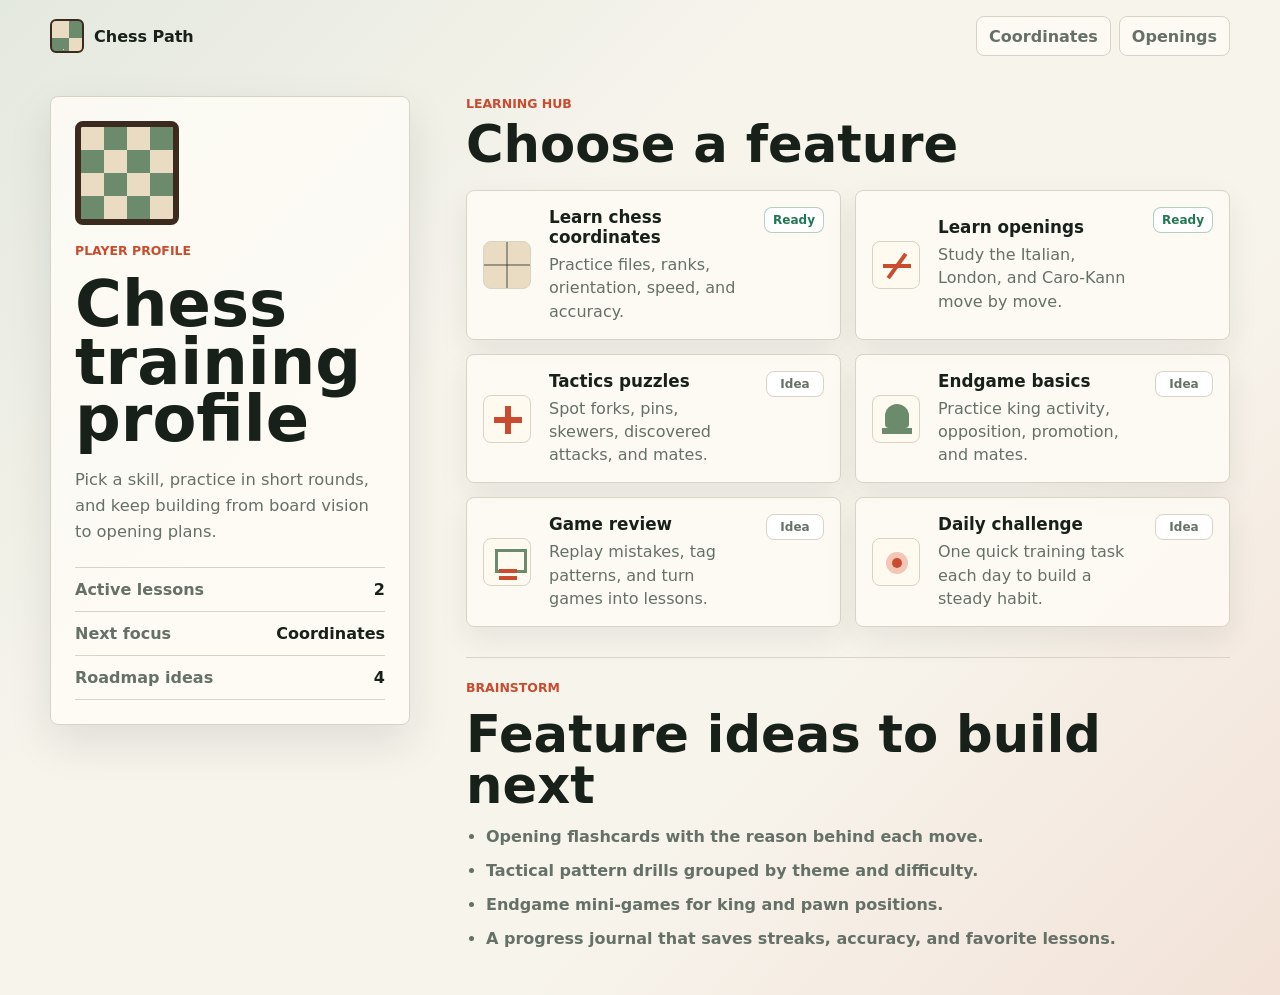
<file: index.html>
<!doctype html>
<html lang="en">
  <head>
    <meta charset="utf-8">
    <meta name="viewport" content="width=device-width, initial-scale=1">
    <title>Chess Learning Profile</title>
    <link rel="stylesheet" href="styles.css">
  </head>
  <body>
    <header class="top-nav" aria-label="Main navigation">
      <a class="brand" href="index.html" aria-label="Chess Path home">
        <span class="brand-mark" aria-hidden="true"></span>
        <span>Chess Path</span>
      </a>
      <nav class="nav-links" aria-label="Lessons">
        <a href="coordinates.html">Coordinates</a>
        <a href="openings.html">Openings</a>
      </nav>
    </header>

    <main class="profile-shell">
      <section class="profile-layout" aria-labelledby="profile-title">
        <aside class="profile-panel">
          <div class="avatar-board" aria-hidden="true">
            <span></span><span></span><span></span><span></span>
            <span></span><span></span><span></span><span></span>
            <span></span><span></span><span></span><span></span>
            <span></span><span></span><span></span><span></span>
          </div>
          <p class="eyebrow">Player Profile</p>
          <h1 id="profile-title">Chess training profile</h1>
          <p class="prompt-copy">
            Pick a skill, practice in short rounds, and keep building from board vision to opening plans.
          </p>

          <dl class="profile-stats" aria-label="Profile overview">
            <div>
              <dt>Active lessons</dt>
              <dd>2</dd>
            </div>
            <div>
              <dt>Next focus</dt>
              <dd>Coordinates</dd>
            </div>
            <div>
              <dt>Roadmap ideas</dt>
              <dd>4</dd>
            </div>
          </dl>
        </aside>

        <section class="feature-area" aria-labelledby="feature-title">
          <div class="section-heading">
            <p class="eyebrow">Learning Hub</p>
            <h2 id="feature-title">Choose a feature</h2>
          </div>

          <div class="feature-grid">
            <a class="feature-card ready" href="coordinates.html">
              <span class="feature-icon grid-icon" aria-hidden="true"></span>
              <span class="feature-copy">
                <strong>Learn chess coordinates</strong>
                <span>Practice files, ranks, orientation, speed, and accuracy.</span>
              </span>
              <span class="feature-status">Ready</span>
            </a>

            <a class="feature-card ready" href="openings.html">
              <span class="feature-icon opening-icon" aria-hidden="true"></span>
              <span class="feature-copy">
                <strong>Learn openings</strong>
                <span>Study the Italian, London, and Caro-Kann move by move.</span>
              </span>
              <span class="feature-status">Ready</span>
            </a>

            <a class="feature-card idea" href="#future-features">
              <span class="feature-icon tactics-icon" aria-hidden="true"></span>
              <span class="feature-copy">
                <strong>Tactics puzzles</strong>
                <span>Spot forks, pins, skewers, discovered attacks, and mates.</span>
              </span>
              <span class="feature-status">Idea</span>
            </a>

            <a class="feature-card idea" href="#future-features">
              <span class="feature-icon endgame-icon" aria-hidden="true"></span>
              <span class="feature-copy">
                <strong>Endgame basics</strong>
                <span>Practice king activity, opposition, promotion, and mates.</span>
              </span>
              <span class="feature-status">Idea</span>
            </a>

            <a class="feature-card idea" href="#future-features">
              <span class="feature-icon review-icon" aria-hidden="true"></span>
              <span class="feature-copy">
                <strong>Game review</strong>
                <span>Replay mistakes, tag patterns, and turn games into lessons.</span>
              </span>
              <span class="feature-status">Idea</span>
            </a>

            <a class="feature-card idea" href="#future-features">
              <span class="feature-icon challenge-icon" aria-hidden="true"></span>
              <span class="feature-copy">
                <strong>Daily challenge</strong>
                <span>One quick training task each day to build a steady habit.</span>
              </span>
              <span class="feature-status">Idea</span>
            </a>
          </div>

          <section id="future-features" class="future-panel" aria-labelledby="future-title">
            <p class="eyebrow">Brainstorm</p>
            <h2 id="future-title">Feature ideas to build next</h2>
            <ul class="idea-list">
              <li>Opening flashcards with the reason behind each move.</li>
              <li>Tactical pattern drills grouped by theme and difficulty.</li>
              <li>Endgame mini-games for king and pawn positions.</li>
              <li>A progress journal that saves streaks, accuracy, and favorite lessons.</li>
            </ul>
          </section>
        </section>
      </section>
    </main>
  </body>
</html>
</file>
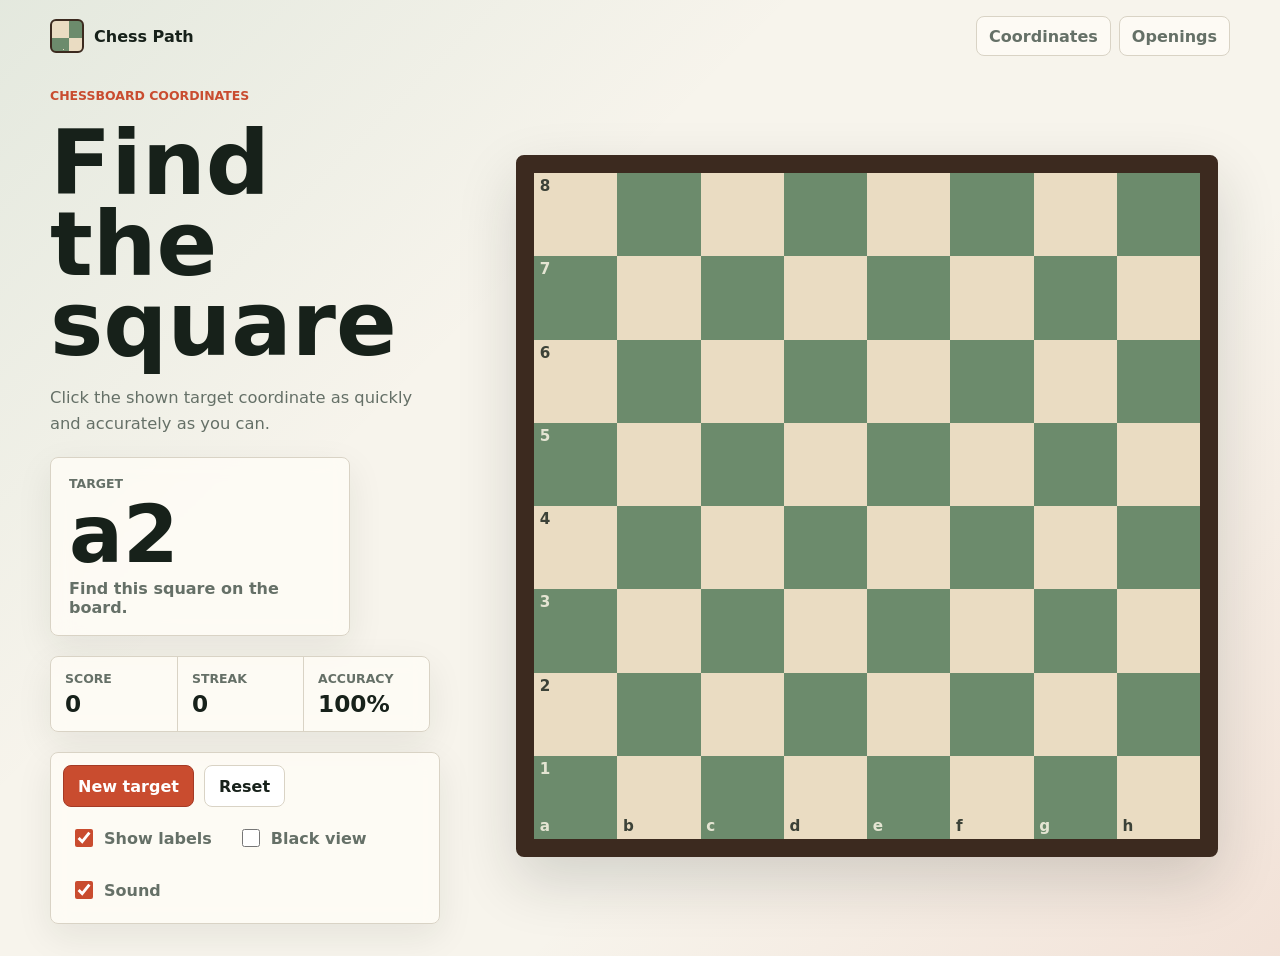
<file: coordinates.html>
<!doctype html>
<html lang="en">
  <head>
    <meta charset="utf-8">
    <meta name="viewport" content="width=device-width, initial-scale=1">
    <title>Learn Chess Coordinates</title>
    <link rel="stylesheet" href="styles.css">
  </head>
  <body class="has-nav">
    <header class="top-nav" aria-label="Main navigation">
      <a class="brand" href="index.html" aria-label="Chess Path home">
        <span class="brand-mark" aria-hidden="true"></span>
        <span>Chess Path</span>
      </a>
      <nav class="nav-links" aria-label="Lessons">
        <a href="coordinates.html">Coordinates</a>
        <a href="openings.html">Openings</a>
      </nav>
    </header>

    <main class="app-shell">
      <section class="trainer" aria-labelledby="app-title">
        <div class="lesson-panel">
          <p class="eyebrow">Chessboard Coordinates</p>
          <h1 id="app-title">Find the square</h1>
          <p class="prompt-copy">
            Click the shown target coordinate as quickly and accurately as you can.
          </p>

          <div class="target-card" aria-live="polite">
            <span class="target-label">Target</span>
            <strong id="target-square">e4</strong>
            <span id="feedback" class="feedback">Ready when you are.</span>
          </div>

          <div class="stats-grid" aria-label="Training progress">
            <div>
              <span>Score</span>
              <strong id="score">0</strong>
            </div>
            <div>
              <span>Streak</span>
              <strong id="streak">0</strong>
            </div>
            <div>
              <span>Accuracy</span>
              <strong id="accuracy">100%</strong>
            </div>
          </div>

          <div class="controls" aria-label="Trainer settings">
            <button id="new-target" type="button">New target</button>
            <button id="reset" class="secondary" type="button">Reset</button>
            <label class="toggle">
              <input id="show-labels" type="checkbox" checked>
              <span>Show labels</span>
            </label>
            <label class="toggle">
              <input id="flip-board" type="checkbox">
              <span>Black view</span>
            </label>
            <label class="toggle">
              <input id="sound-enabled" type="checkbox" checked>
              <span>Sound</span>
            </label>
          </div>
        </div>

        <div class="board-wrap" aria-label="Interactive chessboard coordinate trainer">
          <div id="board" class="board" role="grid" aria-label="Chessboard"></div>
        </div>
      </section>
    </main>

    <script src="app.js"></script>
  </body>
</html>
</file>
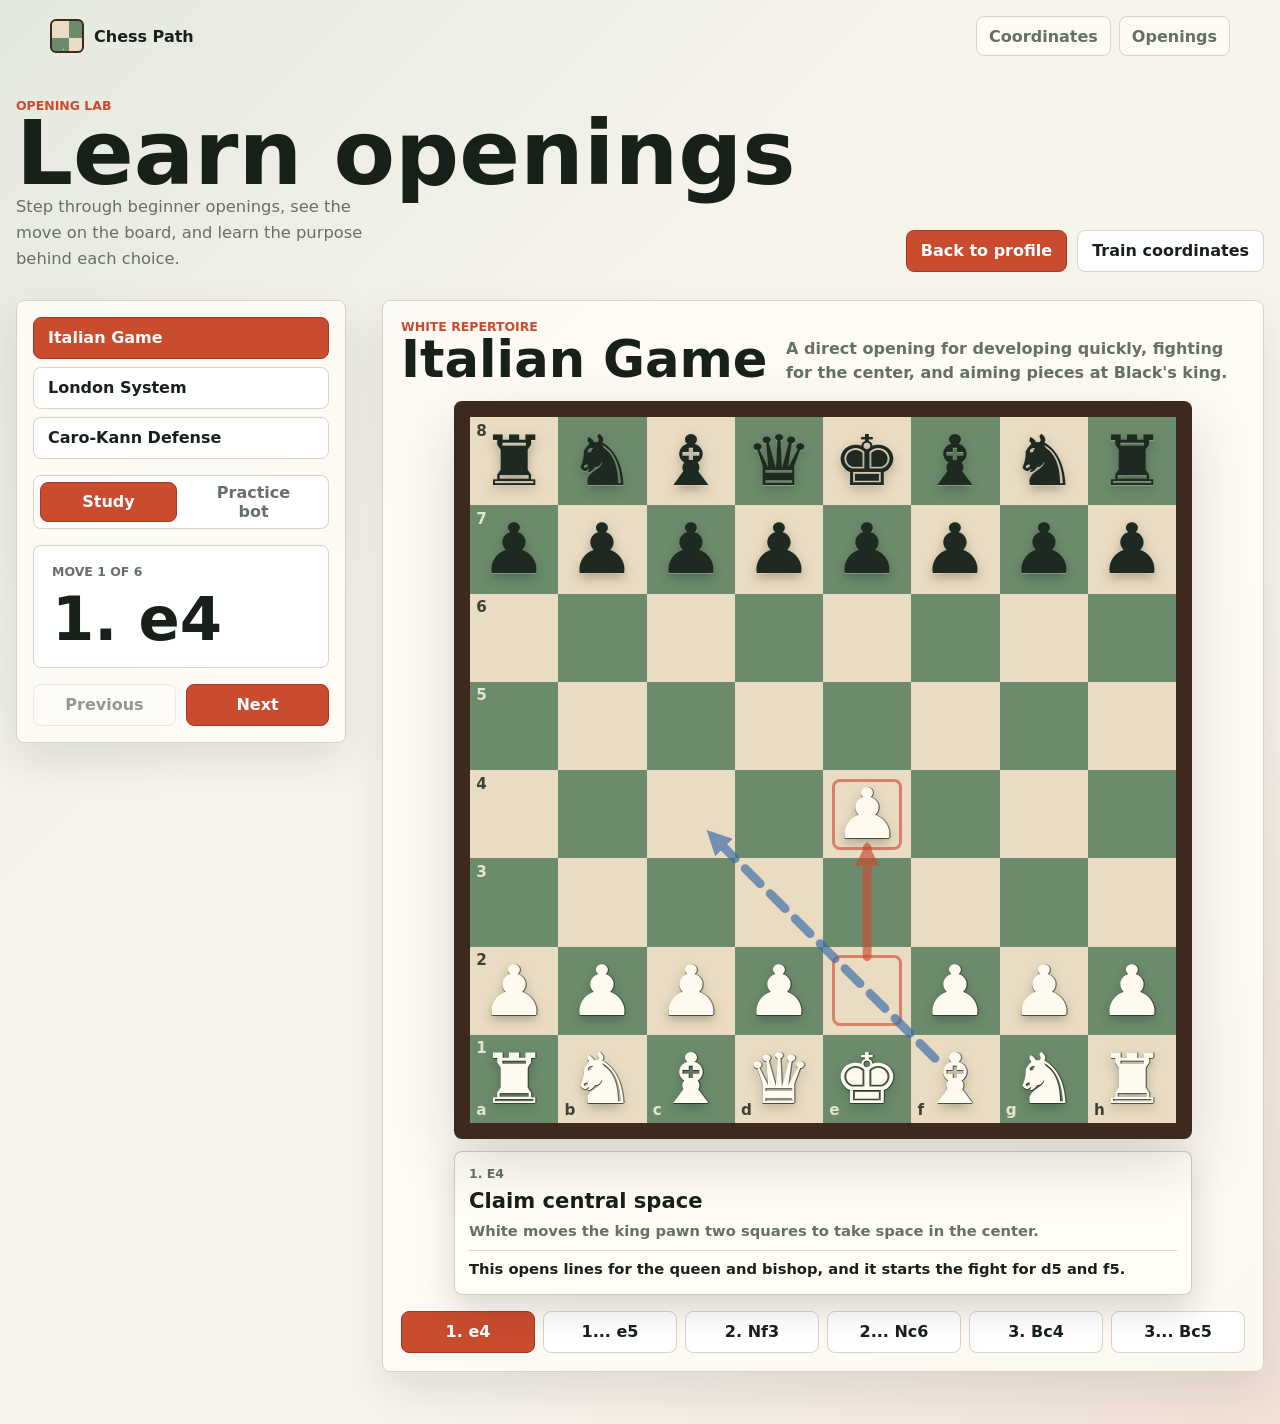
<file: openings.html>
<!doctype html>
<html lang="en">
  <head>
    <meta charset="utf-8">
    <meta name="viewport" content="width=device-width, initial-scale=1">
    <title>Learn Chess Openings</title>
    <link rel="stylesheet" href="styles.css">
  </head>
  <body class="has-nav">
    <header class="top-nav" aria-label="Main navigation">
      <a class="brand" href="index.html" aria-label="Chess Path home">
        <span class="brand-mark" aria-hidden="true"></span>
        <span>Chess Path</span>
      </a>
      <nav class="nav-links" aria-label="Lessons">
        <a href="coordinates.html">Coordinates</a>
        <a href="openings.html">Openings</a>
      </nav>
    </header>

    <main class="opening-shell">
      <section class="opening-hero" aria-labelledby="openings-title">
        <div>
          <p class="eyebrow">Opening Lab</p>
          <h1 id="openings-title">Learn openings</h1>
          <p class="prompt-copy">
            Step through beginner openings, see the move on the board, and learn the purpose behind each choice.
          </p>
        </div>
        <div class="page-actions" aria-label="Page actions">
          <a class="primary-link" href="index.html">Back to profile</a>
          <a class="secondary-link" href="coordinates.html">Train coordinates</a>
        </div>
      </section>

      <section class="opening-lab" aria-label="Interactive opening lesson">
        <div class="opening-sidebar">
          <div class="opening-tabs" id="opening-tabs" aria-label="Choose an opening"></div>

          <div class="mode-switch" aria-label="Opening mode">
            <button id="study-mode" class="mode-button" type="button" aria-pressed="true">Study</button>
            <button id="practice-mode" class="mode-button" type="button" aria-pressed="false">Practice bot</button>
          </div>

          <div class="opening-explainer" aria-live="polite">
            <span class="target-label" id="opening-move-counter">Move 1 of 1</span>
            <strong id="opening-move">1. e4</strong>
            <p id="practice-status" class="practice-status" hidden></p>
          </div>

          <div class="opening-controls" aria-label="Move controls">
            <button id="previous-move" class="secondary" type="button">Previous</button>
            <button id="next-move" type="button">Next</button>
            <button id="restart-practice" class="secondary" type="button" hidden>Restart practice</button>
          </div>
        </div>

        <div class="opening-board-panel">
          <div class="opening-heading">
            <div>
              <p class="eyebrow" id="opening-side">White repertoire</p>
              <h2 id="opening-name">Italian Game</h2>
            </div>
            <p id="opening-summary"></p>
          </div>

          <div class="opening-board-wrap">
            <div id="opening-board" class="opening-board" role="grid" aria-label="Opening demonstration board">
              <svg id="opening-arrows" class="opening-arrows" viewBox="0 0 100 100" aria-hidden="true"></svg>
            </div>
            <aside id="board-message" class="board-message" aria-live="polite">
              <span class="target-label" id="board-message-move">1. e4</span>
              <h2 id="opening-step-title">Control the center</h2>
              <p id="opening-step-text"></p>
              <p id="opening-motivation" class="motivation"></p>
            </aside>
          </div>

          <div id="move-list" class="move-list" aria-label="Opening moves"></div>
        </div>
      </section>
    </main>

    <script src="openings.js"></script>
  </body>
</html>
</file>
<file: styles.css>
:root {
  color-scheme: light;
  --ink: #17211a;
  --muted: #657067;
  --paper: #f7f4ec;
  --panel: #fffdf7;
  --line: #d9d3c5;
  --light-square: #eadcc2;
  --dark-square: #6c8b6c;
  --dark-square-hover: #5f7f61;
  --accent: #c94c2f;
  --accent-soft: #f3c6b5;
  --success: #227653;
  --error: #b53535;
  --shadow: 0 24px 60px rgba(23, 33, 26, 0.16);
}

* {
  box-sizing: border-box;
}

[hidden] {
  display: none !important;
}

a {
  color: inherit;
  text-decoration: none;
}

body {
  margin: 0;
  min-height: 100vh;
  font-family: Inter, ui-sans-serif, system-ui, -apple-system, BlinkMacSystemFont, "Segoe UI", sans-serif;
  color: var(--ink);
  background:
    linear-gradient(135deg, rgba(34, 118, 83, 0.09), transparent 36%),
    linear-gradient(315deg, rgba(201, 76, 47, 0.11), transparent 34%),
    var(--paper);
}

.top-nav {
  width: min(1180px, calc(100% - 32px));
  min-height: 72px;
  margin: 0 auto;
  display: flex;
  align-items: center;
  justify-content: space-between;
  gap: 16px;
}

.brand,
.nav-links a {
  min-height: 40px;
  display: inline-flex;
  align-items: center;
  border-radius: 8px;
  font-weight: 900;
}

.brand {
  gap: 10px;
}

.brand-mark {
  width: 34px;
  height: 34px;
  border: 2px solid #3c2a1f;
  border-radius: 6px;
  background:
    linear-gradient(45deg, var(--dark-square) 25%, transparent 25%),
    linear-gradient(-45deg, var(--dark-square) 25%, transparent 25%),
    linear-gradient(45deg, transparent 75%, var(--dark-square) 75%),
    linear-gradient(-45deg, transparent 75%, var(--dark-square) 75%),
    var(--light-square);
  background-position: 0 0, 0 17px, 17px -17px, -17px 0;
  background-size: 34px 34px;
}

.nav-links {
  display: flex;
  flex-wrap: wrap;
  justify-content: flex-end;
  gap: 8px;
}

.nav-links a {
  padding: 0 12px;
  border: 1px solid var(--line);
  color: var(--muted);
  background: rgba(255, 253, 247, 0.74);
}

.nav-links a:hover,
.nav-links a:focus-visible {
  color: var(--ink);
  border-color: var(--accent);
  outline: none;
}

button,
input {
  font: inherit;
}

.app-shell {
  width: min(1180px, calc(100% - 32px));
  min-height: 100vh;
  margin: 0 auto;
  display: grid;
  align-items: center;
  padding: 32px 0;
}

.has-nav .app-shell {
  min-height: calc(100vh - 72px);
  padding-top: 16px;
}

.profile-shell,
.detail-shell {
  width: min(1180px, calc(100% - 32px));
  margin: 0 auto;
}

.profile-shell {
  min-height: calc(100vh - 72px);
  display: grid;
  align-items: center;
  padding: 24px 0 44px;
}

.profile-layout {
  display: grid;
  grid-template-columns: minmax(280px, 360px) minmax(0, 1fr);
  gap: clamp(24px, 5vw, 56px);
  align-items: start;
}

.profile-panel {
  display: grid;
  gap: 18px;
  padding: 24px;
  border: 1px solid var(--line);
  border-radius: 8px;
  background: rgba(255, 253, 247, 0.82);
  box-shadow: 0 18px 44px rgba(23, 33, 26, 0.1);
}

.avatar-board {
  width: 104px;
  aspect-ratio: 1;
  display: grid;
  grid-template-columns: repeat(4, 1fr);
  border: 6px solid #3c2a1f;
  border-radius: 8px;
  overflow: hidden;
}

.avatar-board span {
  background: var(--light-square);
}

.avatar-board span:nth-child(5),
.avatar-board span:nth-child(7),
.avatar-board span:nth-child(10),
.avatar-board span:nth-child(12),
.avatar-board span:nth-child(2),
.avatar-board span:nth-child(4),
.avatar-board span:nth-child(13),
.avatar-board span:nth-child(15) {
  background: var(--dark-square);
}

.profile-panel h1 {
  max-width: none;
  font-size: clamp(2.2rem, 5vw, 4.6rem);
}

.profile-stats {
  display: grid;
  gap: 0;
  margin: 4px 0 0;
  border-top: 1px solid var(--line);
}

.profile-stats div {
  display: flex;
  justify-content: space-between;
  gap: 14px;
  padding: 12px 0;
  border-bottom: 1px solid var(--line);
}

.profile-stats dt {
  color: var(--muted);
  font-weight: 800;
}

.profile-stats dd {
  margin: 0;
  font-weight: 900;
  text-align: right;
}

.feature-area {
  display: grid;
  gap: 20px;
}

.section-heading {
  display: grid;
  gap: 8px;
}

.section-heading h2,
.future-panel h2,
.roadmap-panel h2 {
  margin: 0;
  font-size: clamp(1.8rem, 4vw, 3.2rem);
  line-height: 1;
}

.feature-grid {
  display: grid;
  grid-template-columns: repeat(2, minmax(0, 1fr));
  gap: 14px;
}

.feature-card {
  min-height: 118px;
  display: grid;
  grid-template-columns: 52px minmax(0, 1fr) auto;
  gap: 14px;
  align-items: center;
  padding: 16px;
  border: 1px solid var(--line);
  border-radius: 8px;
  background: rgba(255, 253, 247, 0.78);
  box-shadow: 0 12px 30px rgba(23, 33, 26, 0.08);
}

.feature-card:hover,
.feature-card:focus-visible {
  transform: translateY(-2px);
  border-color: var(--accent);
  outline: none;
}

.feature-icon {
  position: relative;
  width: 48px;
  height: 48px;
  border: 1px solid var(--line);
  border-radius: 8px;
  background: #fffaf0;
  overflow: hidden;
}

.grid-icon {
  background:
    linear-gradient(90deg, transparent 47%, rgba(23, 33, 26, 0.38) 48%, rgba(23, 33, 26, 0.38) 52%, transparent 53%),
    linear-gradient(0deg, transparent 47%, rgba(23, 33, 26, 0.38) 48%, rgba(23, 33, 26, 0.38) 52%, transparent 53%),
    var(--light-square);
}

.opening-icon::before,
.opening-icon::after,
.tactics-icon::before,
.tactics-icon::after,
.endgame-icon::before,
.endgame-icon::after,
.review-icon::before,
.review-icon::after,
.challenge-icon::before,
.challenge-icon::after {
  content: "";
  position: absolute;
  background: var(--accent);
}

.opening-icon::before {
  width: 28px;
  height: 4px;
  left: 10px;
  top: 22px;
}

.opening-icon::after {
  width: 4px;
  height: 30px;
  left: 22px;
  top: 9px;
  transform: rotate(36deg);
}

.tactics-icon::before {
  width: 28px;
  height: 6px;
  left: 10px;
  top: 21px;
}

.tactics-icon::after {
  width: 6px;
  height: 28px;
  left: 21px;
  top: 10px;
}

.endgame-icon::before {
  width: 24px;
  height: 24px;
  left: 12px;
  top: 8px;
  border-radius: 50% 50% 4px 4px;
  background: var(--dark-square);
}

.endgame-icon::after {
  width: 30px;
  height: 6px;
  left: 9px;
  bottom: 8px;
  background: var(--dark-square);
}

.review-icon::before {
  width: 26px;
  height: 18px;
  left: 11px;
  top: 10px;
  border: 3px solid var(--dark-square);
  background: transparent;
}

.review-icon::after {
  width: 18px;
  height: 4px;
  left: 15px;
  bottom: 12px;
  box-shadow: 0 7px 0 var(--accent);
}

.challenge-icon::before {
  width: 22px;
  height: 22px;
  left: 13px;
  top: 13px;
  border-radius: 50%;
  background: var(--accent-soft);
}

.challenge-icon::after {
  width: 10px;
  height: 10px;
  left: 19px;
  top: 19px;
  border-radius: 50%;
}

.feature-copy {
  display: grid;
  gap: 6px;
  min-width: 0;
}

.feature-copy strong {
  font-size: 1.05rem;
}

.feature-copy span {
  color: var(--muted);
  line-height: 1.45;
}

.feature-status {
  align-self: start;
  min-width: 58px;
  padding: 5px 8px;
  border: 1px solid var(--line);
  border-radius: 8px;
  color: var(--muted);
  background: #ffffff;
  font-size: 0.75rem;
  font-weight: 900;
  text-align: center;
}

.feature-card.ready .feature-status {
  color: var(--success);
  border-color: rgba(34, 118, 83, 0.35);
}

.feature-card.next .feature-status {
  color: var(--accent);
  border-color: rgba(201, 76, 47, 0.35);
}

.future-panel,
.roadmap-panel {
  display: grid;
  gap: 14px;
  margin-top: 10px;
  padding-top: 22px;
  border-top: 1px solid var(--line);
}

.idea-list {
  display: grid;
  gap: 10px;
  margin: 0;
  padding-left: 20px;
  color: var(--muted);
  line-height: 1.5;
  font-weight: 700;
}

.detail-shell {
  display: grid;
  gap: 34px;
  padding: 42px 0 52px;
}

.opening-shell {
  width: min(1320px, calc(100% - 32px));
  margin: 0 auto;
  padding: 26px 0 52px;
}

.opening-hero {
  display: flex;
  align-items: end;
  justify-content: space-between;
  gap: 24px;
  margin-bottom: 28px;
}

.opening-hero h1 {
  max-width: none;
}

.opening-lab {
  display: grid;
  grid-template-columns: minmax(260px, 330px) minmax(0, 1fr);
  gap: clamp(20px, 3vw, 36px);
  align-items: start;
}

.opening-sidebar,
.opening-board-panel {
  border: 1px solid var(--line);
  border-radius: 8px;
  background: rgba(255, 253, 247, 0.82);
  box-shadow: 0 18px 44px rgba(23, 33, 26, 0.1);
}

.opening-sidebar {
  display: grid;
  gap: 16px;
  padding: 16px;
}

.opening-tabs {
  display: grid;
  grid-template-columns: 1fr;
  gap: 8px;
}

.mode-switch {
  display: grid;
  grid-template-columns: 1fr 1fr;
  gap: 8px;
  padding: 6px;
  border: 1px solid var(--line);
  border-radius: 8px;
  background: #ffffff;
}

.mode-button {
  min-height: 38px;
  border-color: transparent;
  color: var(--muted);
  background: transparent;
}

.mode-button[aria-pressed="true"] {
  color: #ffffff;
  border-color: #a43a25;
  background: var(--accent);
}

.opening-tab,
.move-step {
  min-height: 42px;
  border: 1px solid var(--line);
  color: var(--ink);
  background: #ffffff;
}

.opening-tab {
  justify-content: start;
  text-align: left;
}

.opening-tab[aria-pressed="true"],
.move-step[aria-current="step"] {
  color: #ffffff;
  border-color: #a43a25;
  background: var(--accent);
}

.opening-explainer {
  display: grid;
  gap: 12px;
  padding: 18px;
  border: 1px solid var(--line);
  border-radius: 8px;
  background: #ffffff;
}

#opening-move {
  font-size: clamp(2.1rem, 5vw, 3.8rem);
  line-height: 0.95;
}

.opening-explainer p {
  margin: 0;
  color: var(--muted);
  line-height: 1.5;
  font-weight: 700;
}

.practice-status {
  padding: 12px;
  border: 1px solid rgba(54, 105, 167, 0.24);
  border-radius: 8px;
  color: var(--ink) !important;
  background: rgba(54, 105, 167, 0.08);
}

.practice-status.success {
  border-color: rgba(34, 118, 83, 0.28);
  background: rgba(34, 118, 83, 0.08);
}

.practice-status.wrong {
  border-color: rgba(157, 48, 48, 0.32);
  background: rgba(157, 48, 48, 0.08);
}

.opening-controls {
  display: grid;
  grid-template-columns: repeat(auto-fit, minmax(130px, 1fr));
  gap: 10px;
}

button:disabled {
  opacity: 0.45;
  cursor: not-allowed;
  filter: none;
}

.opening-board-panel {
  display: grid;
  gap: 16px;
  padding: 18px;
}

.opening-heading {
  display: grid;
  grid-template-columns: minmax(0, 0.8fr) minmax(220px, 1fr);
  gap: 18px;
  align-items: end;
}

.opening-heading h2 {
  margin: 0;
  font-size: clamp(1.8rem, 4vw, 3.4rem);
  line-height: 1;
}

.opening-heading p {
  margin: 0;
}

#opening-summary {
  color: var(--muted);
  line-height: 1.5;
  font-weight: 700;
}

.opening-board-wrap {
  position: relative;
  width: min(82vh, 100%, 780px);
  display: grid;
  gap: 12px;
  justify-self: center;
}

.opening-board {
  position: relative;
  width: 100%;
  aspect-ratio: 1;
  display: grid;
  grid-template-columns: repeat(8, 1fr);
  grid-template-rows: repeat(8, 1fr);
  border: clamp(8px, 1.4vw, 16px) solid #3c2a1f;
  border-radius: 8px;
  overflow: hidden;
  background: #3c2a1f;
  box-shadow: var(--shadow);
}

.opening-square {
  position: relative;
  display: grid;
  place-items: center;
  background: var(--light-square);
}

.opening-board.is-practice .opening-square {
  cursor: pointer;
}

.opening-board.is-practice .opening-square:hover,
.opening-board.is-practice .opening-square:focus-visible {
  outline: 4px solid rgba(201, 76, 47, 0.72);
  outline-offset: -4px;
  z-index: 2;
}

.opening-square.dark {
  color: #fff8e9;
  background: var(--dark-square);
}

.opening-square.is-highlighted::after {
  content: "";
  position: absolute;
  inset: 10%;
  border: 3px solid rgba(201, 76, 47, 0.62);
  border-radius: 8px;
  pointer-events: none;
}

.opening-square.is-selected::before {
  content: "";
  position: absolute;
  inset: 7%;
  border: 4px solid #3669a7;
  border-radius: 8px;
  pointer-events: none;
}

.opening-square.is-wrong-attempt::before {
  content: "";
  position: absolute;
  inset: 6%;
  border: 4px solid #9d3030;
  border-radius: 8px;
  pointer-events: none;
  z-index: 5;
}

.opening-piece {
  position: relative;
  width: 84%;
  height: 84%;
  display: grid;
  place-items: center;
  font-family: "Apple Symbols", "Segoe UI Symbol", "Noto Sans Symbols 2", "DejaVu Sans", serif;
  font-size: clamp(1.95rem, 5.6vw, 4.35rem);
  font-weight: 400;
  line-height: 1;
  scale: 1.08 1;
  text-shadow: 0 3px 8px rgba(23, 33, 26, 0.22);
  z-index: 4;
}

.opening-piece.white {
  color: #fffaf0;
  text-shadow:
    0 1px 0 rgba(23, 33, 26, 0.72),
    1px 0 0 rgba(23, 33, 26, 0.54),
    0 5px 10px rgba(23, 33, 26, 0.28);
}

.opening-piece.black {
  color: #1e2a21;
  text-shadow:
    0 1px 0 rgba(255, 250, 240, 0.28),
    0 5px 10px rgba(23, 33, 26, 0.3);
}

.opening-piece.is-moving {
  z-index: 6;
  animation: opening-piece-slide 240ms cubic-bezier(0.16, 0.82, 0.24, 1);
}

@keyframes opening-piece-slide {
  from {
    translate: var(--move-x) var(--move-y);
  }

  to {
    translate: 0 0;
  }
}

@media (prefers-reduced-motion: reduce) {
  .opening-piece.is-moving {
    animation: none;
  }
}

.opening-arrows {
  position: absolute;
  inset: 0;
  width: 100%;
  height: 100%;
  pointer-events: none;
  overflow: visible;
  z-index: 2;
}

.opening-arrow {
  stroke-width: 1.25;
  stroke-linecap: round;
  opacity: 0.66;
}

.opening-arrow.move {
  stroke: var(--accent);
}

.opening-arrow.idea {
  stroke: #3669a7;
  stroke-dasharray: 3 2;
}

.opening-arrow.pressure {
  stroke: #9d3030;
}

.opening-arrow.defense {
  stroke: var(--success);
  stroke-dasharray: 4 2;
}

#arrow-move path {
  fill: var(--accent);
}

#arrow-idea path {
  fill: #3669a7;
}

#arrow-pressure path {
  fill: #9d3030;
}

#arrow-defense path {
  fill: var(--success);
}

.board-message {
  width: 100%;
  display: grid;
  gap: 8px;
  padding: 14px;
  border: 1px solid rgba(60, 42, 31, 0.24);
  border-radius: 8px;
  background: rgba(255, 253, 247, 0.9);
  box-shadow: 0 14px 34px rgba(23, 33, 26, 0.16);
}

.board-message h2,
.board-message p {
  margin: 0;
}

.board-message h2 {
  font-size: clamp(1rem, 2.2vw, 1.32rem);
  line-height: 1.12;
}

.board-message p {
  color: var(--muted);
  font-size: 0.92rem;
  line-height: 1.42;
  font-weight: 700;
}

.board-message .motivation {
  padding-top: 8px;
  border-top: 1px solid var(--line);
  color: var(--ink);
}

.move-list {
  display: grid;
  grid-template-columns: repeat(auto-fit, minmax(82px, 1fr));
  gap: 8px;
}

.move-step.is-complete {
  color: var(--success);
  border-color: rgba(34, 118, 83, 0.34);
  background: rgba(34, 118, 83, 0.08);
}

.detail-hero {
  display: grid;
  gap: 18px;
  max-width: 720px;
}

.detail-hero h1 {
  max-width: none;
}

.page-actions {
  display: flex;
  flex-wrap: wrap;
  gap: 10px;
}

.primary-link,
.secondary-link {
  min-height: 42px;
  display: inline-flex;
  align-items: center;
  border-radius: 8px;
  padding: 0 14px;
  font-weight: 900;
}

.primary-link {
  color: #fff;
  background: var(--accent);
  border: 1px solid #a43a25;
}

.secondary-link {
  color: var(--ink);
  background: #ffffff;
  border: 1px solid var(--line);
}

.roadmap-grid {
  display: grid;
  grid-template-columns: repeat(4, minmax(0, 1fr));
  gap: 14px;
}

.roadmap-grid article {
  min-height: 142px;
  display: grid;
  gap: 10px;
  align-content: start;
  padding: 16px;
  border: 1px solid var(--line);
  border-radius: 8px;
  background: rgba(255, 253, 247, 0.78);
}

.roadmap-grid strong {
  font-size: 1.04rem;
}

.roadmap-grid span {
  color: var(--muted);
  line-height: 1.45;
  font-weight: 700;
}

.trainer {
  display: grid;
  grid-template-columns: minmax(280px, 390px) minmax(320px, 1fr);
  gap: clamp(24px, 5vw, 64px);
  align-items: center;
}

.lesson-panel {
  display: grid;
  gap: 20px;
}

.eyebrow {
  margin: 0;
  color: var(--accent);
  font-size: 0.78rem;
  font-weight: 800;
  letter-spacing: 0;
  text-transform: uppercase;
}

h1 {
  margin: 0;
  font-size: clamp(2.4rem, 7vw, 5.8rem);
  line-height: 0.9;
  letter-spacing: 0;
  max-width: 8ch;
}

.prompt-copy {
  margin: 0;
  max-width: 36ch;
  color: var(--muted);
  font-size: 1.02rem;
  line-height: 1.6;
}

.target-card,
.stats-grid,
.controls {
  border: 1px solid var(--line);
  background: rgba(255, 253, 247, 0.78);
  box-shadow: 0 12px 36px rgba(23, 33, 26, 0.08);
  backdrop-filter: blur(10px);
}

.target-card {
  display: grid;
  gap: 6px;
  width: min(100%, 300px);
  padding: 18px;
  border-radius: 8px;
}

.target-label,
.stats-grid span {
  color: var(--muted);
  font-size: 0.78rem;
  font-weight: 700;
  text-transform: uppercase;
}

#target-square {
  font-size: clamp(3rem, 8vw, 5rem);
  line-height: 0.95;
}

.feedback {
  min-height: 1.45em;
  color: var(--muted);
  font-weight: 700;
}

.feedback.correct {
  color: var(--success);
}

.feedback.wrong {
  color: var(--error);
}

.stats-grid {
  display: grid;
  grid-template-columns: repeat(3, minmax(0, 1fr));
  width: min(100%, 380px);
  border-radius: 8px;
  overflow: hidden;
}

.stats-grid div {
  display: grid;
  gap: 4px;
  padding: 14px;
}

.stats-grid div + div {
  border-left: 1px solid var(--line);
}

.stats-grid strong {
  font-size: 1.45rem;
}

.controls {
  display: flex;
  flex-wrap: wrap;
  gap: 10px;
  width: min(100%, 480px);
  padding: 12px;
  border-radius: 8px;
}

button {
  min-height: 42px;
  border: 1px solid #a43a25;
  border-radius: 8px;
  padding: 0 14px;
  color: #fff;
  background: var(--accent);
  font-weight: 800;
  cursor: pointer;
}

button:hover {
  filter: brightness(0.94);
}

button.secondary {
  color: var(--ink);
  border-color: var(--line);
  background: #ffffff;
}

.opening-tab,
.move-step,
.mode-button {
  border: 1px solid var(--line);
  color: var(--ink);
  background: #ffffff;
}

.mode-button {
  border-color: transparent;
  color: var(--muted);
  background: transparent;
}

.opening-tab[aria-pressed="true"],
.move-step[aria-current="step"],
.mode-button[aria-pressed="true"] {
  color: #ffffff;
  border-color: #a43a25;
  background: var(--accent);
}

.move-step.is-complete {
  color: var(--success);
  border-color: rgba(34, 118, 83, 0.34);
  background: rgba(34, 118, 83, 0.08);
}

.toggle {
  min-height: 42px;
  display: inline-flex;
  align-items: center;
  gap: 8px;
  padding: 0 8px;
  color: var(--muted);
  font-weight: 700;
  cursor: pointer;
}

.toggle input {
  width: 18px;
  height: 18px;
  accent-color: var(--accent);
}

.board-wrap {
  display: grid;
  place-items: center;
}

.board {
  width: min(78vh, 100%, 720px);
  aspect-ratio: 1;
  display: grid;
  grid-template-columns: repeat(8, 1fr);
  grid-template-rows: repeat(8, 1fr);
  border: clamp(8px, 1.6vw, 18px) solid #3c2a1f;
  border-radius: 8px;
  overflow: hidden;
  box-shadow: var(--shadow);
  background: #3c2a1f;
}

.square {
  position: relative;
  border: 0;
  border-radius: 0;
  padding: 0;
  color: var(--ink);
  display: grid;
  place-items: center;
  background: var(--light-square);
  cursor: pointer;
}

.square.dark {
  color: #fff8e9;
  background: var(--dark-square);
}

.square:hover,
.square:focus-visible {
  outline: 4px solid rgba(201, 76, 47, 0.72);
  outline-offset: -4px;
  z-index: 2;
}

.square.dark:hover,
.square.dark:focus-visible {
  background: var(--dark-square-hover);
}

.square.recent-correct::after,
.square.recent-wrong::after {
  content: "";
  position: absolute;
  inset: 10%;
  border: 4px solid;
  border-radius: 999px;
  pointer-events: none;
}

.square.recent-correct::after {
  border-color: var(--success);
}

.square.recent-wrong::after {
  border-color: var(--error);
}

.coord {
  position: absolute;
  left: 7%;
  bottom: 5%;
  font-size: clamp(0.62rem, 1.4vw, 0.95rem);
  font-weight: 900;
  opacity: 0.82;
  pointer-events: none;
  z-index: 5;
}

.rank-label {
  top: 5%;
  bottom: auto;
}

.board.hide-labels .coord {
  opacity: 0;
}

@media (max-width: 840px) {
  .top-nav {
    min-height: auto;
    align-items: flex-start;
    padding: 16px 0 0;
  }

  .profile-shell,
  .detail-shell,
  .opening-shell {
    width: min(100% - 20px, 1180px);
  }

  .profile-shell {
    align-items: start;
    padding-top: 22px;
  }

  .profile-layout,
  .feature-grid,
  .roadmap-grid,
  .opening-lab,
  .opening-heading {
    grid-template-columns: 1fr;
  }

  .opening-hero {
    display: grid;
    align-items: start;
  }

  .opening-board-wrap {
    width: min(100%, 640px);
  }

  .profile-panel {
    padding: 18px;
  }

  .feature-card {
    grid-template-columns: 48px minmax(0, 1fr);
  }

  .feature-status {
    grid-column: 2;
    justify-self: start;
  }

  .app-shell {
    align-items: start;
    padding: 22px 0 32px;
  }

  .trainer {
    grid-template-columns: 1fr;
    gap: 22px;
  }

  .lesson-panel {
    gap: 14px;
  }

  h1 {
    max-width: none;
    font-size: clamp(2.45rem, 16vw, 4.6rem);
  }

  .target-card,
  .stats-grid,
  .controls {
    width: 100%;
  }

  .board {
    width: min(100%, 680px);
  }
}

@media (max-width: 480px) {
  .top-nav {
    width: min(100% - 20px, 1180px);
    display: grid;
    gap: 12px;
  }

  .nav-links {
    justify-content: stretch;
  }

  .nav-links a {
    flex: 1;
    justify-content: center;
  }

  .app-shell {
    width: min(100% - 20px, 1180px);
  }

  .profile-panel h1,
  .detail-hero h1 {
    font-size: clamp(2.4rem, 15vw, 4rem);
  }

  .opening-hero h1 {
    font-size: clamp(2.4rem, 15vw, 4rem);
  }

  .feature-card {
    min-height: 126px;
    padding: 14px;
  }

  .stats-grid strong {
    font-size: 1.2rem;
  }

  .stats-grid div {
    padding: 10px;
  }

  .controls {
    display: grid;
    grid-template-columns: 1fr 1fr;
  }

  .toggle {
    justify-content: center;
    grid-column: span 1;
    padding: 0 4px;
  }
}
</file>
